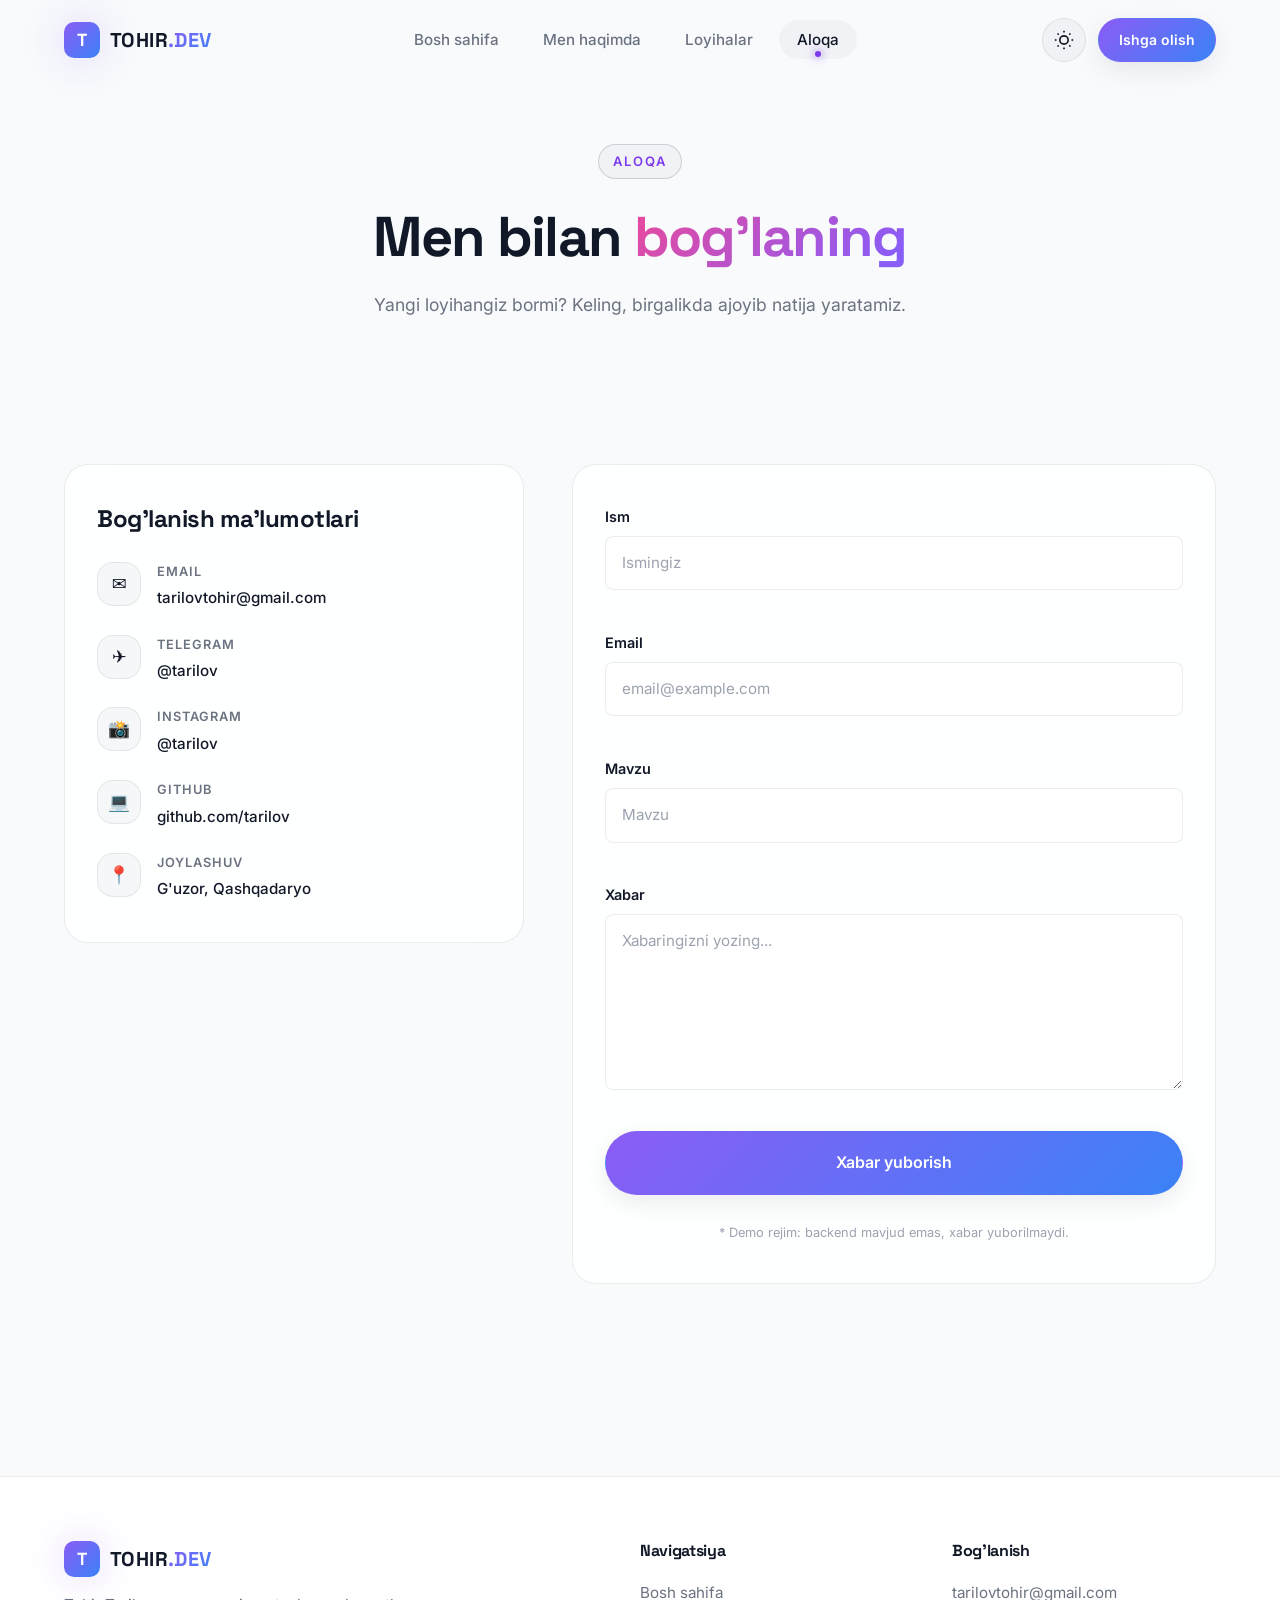
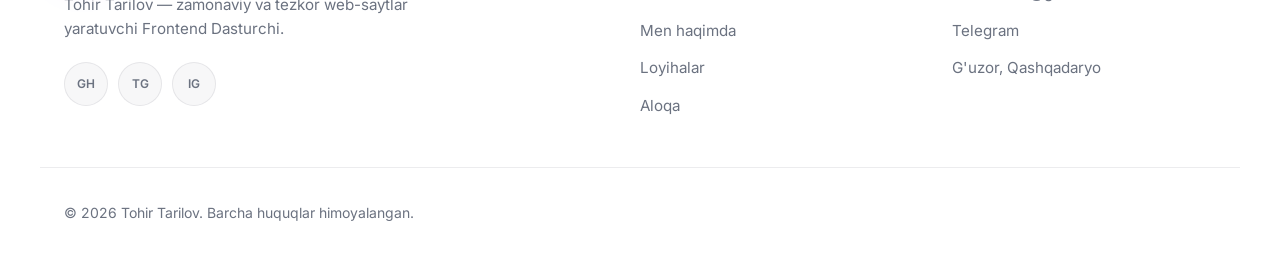
<file: MY-SITE/contact.html>
<!DOCTYPE html>
<html lang="uz" data-theme="dark">
<head>
  <meta charset="UTF-8" />
  <meta name="viewport" content="width=device-width, initial-scale=1.0" />
  <title>Aloqa — Tohir Tarilov</title>
  <meta name="description" content="Tohir Tarilov bilan bog'lanish: email, Telegram, Instagram va GitHub." />
  <meta name="author" content="Tohir Tarilov" />

  <!-- Favicon -->
  <link rel="icon" type="image/svg+xml" href="[data-uri]" />

  <link rel="preconnect" href="https://fonts.googleapis.com" />
  <link href="https://fonts.googleapis.com/css2?family=Inter:wght@300;400;500;600;700;800;900&family=Space+Grotesk:wght@400;500;600;700&display=swap" rel="stylesheet" />
  
  <link rel="stylesheet" href="css/style.css" />
  <link rel="stylesheet" href="css/pages.css" />
  <link rel="stylesheet" href="css/animations.css" />
  <link rel="stylesheet" href="css/responsive.css" />
</head>
<body>

  <div class="loader" id="loader"><div class="loader__content"><div class="loader__logo">TT<span>.DEV</span></div><div class="loader__bar"><span></span></div></div></div>
  <div class="scroll-progress" id="scrollProgress"></div>

  <header class="header" id="header">
    <div class="container header__inner">
      <a href="index.html" class="logo"><span class="logo__mark">T</span><span class="logo__text">TOHIR<span>.DEV</span></span></a>
      <nav class="nav" id="nav" aria-label="Asosiy navigatsiya">
        <ul class="nav__list">
          <li><a href="index.html" class="nav__link">Bosh sahifa</a></li>
          <li><a href="about.html" class="nav__link">Men haqimda</a></li>
          <li><a href="projects.html" class="nav__link">Loyihalar</a></li>
          <li><a href="contact.html" class="nav__link active">Aloqa</a></li>
        </ul>
      </nav>
      <div class="header__actions">
        <button class="theme-toggle" id="themeToggle" aria-label="Rejimni almashtirish">
          <svg class="icon-sun" viewBox="0 0 24 24" width="20" height="20" fill="none" stroke="currentColor" stroke-width="2"><circle cx="12" cy="12" r="5"/><line x1="12" y1="1" x2="12" y2="3"/><line x1="12" y1="21" x2="12" y2="23"/><line x1="4.22" y1="4.22" x2="5.64" y2="5.64"/><line x1="18.36" y1="18.36" x2="19.78" y2="19.78"/><line x1="1" y1="12" x2="3" y2="12"/><line x1="21" y1="12" x2="23" y2="12"/><line x1="4.22" y1="19.78" x2="5.64" y2="18.36"/><line x1="18.36" y1="5.64" x2="19.78" y2="4.22"/></svg>
          <svg class="icon-moon" viewBox="0 0 24 24" width="20" height="20" fill="none" stroke="currentColor" stroke-width="2"><path d="M21 12.79A9 9 0 1 1 11.21 3 7 7 0 0 0 21 12.79z"/></svg>
        </button>
        <a href="contact.html" class="btn btn--primary btn--sm header__hire">Ishga olish</a>
        <button class="hamburger" id="hamburger" aria-label="Menyuni ochish" aria-expanded="false"><span></span><span></span><span></span></button>
      </div>
    </div>
  </header>

  <div class="mobile-menu" id="mobileMenu" aria-hidden="true">
    <ul class="mobile-menu__list">
      <li><a href="index.html" class="mobile-menu__link">Bosh sahifa</a></li>
      <li><a href="about.html" class="mobile-menu__link">Men haqimda</a></li>
      <li><a href="projects.html" class="mobile-menu__link">Loyihalar</a></li>
      <li><a href="contact.html" class="mobile-menu__link">Aloqa</a></li>
      <li><a href="contact.html" class="btn btn--primary mobile-menu__cta">Ishga olish</a></li>
    </ul>
  </div>

  <main>
    <section class="page-hero page-hero--center">
      <div class="container">
        <div class="page-hero__text reveal">
          <span class="section__eyebrow">Aloqa</span>
          <h1 class="page-hero__title">Men bilan <span class="gradient-text">bog'laning</span></h1>
          <p class="page-hero__desc">Yangi loyihangiz bormi? Keling, birgalikda ajoyib natija yaratamiz.</p>
        </div>
      </div>
    </section>

    <section class="section">
      <div class="container contact-grid">
        <aside class="contact-info reveal">
          <h2 class="contact-info__title">Bog'lanish ma'lumotlari</h2>
          <ul class="contact-info__list">
            <li>
              <div class="contact-info__icon">✉️</div>
              <div><span>Email</span><a href="mailto:tarilovtohir@gmail.com">tarilovtohir@gmail.com</a></div>
            </li>
            <li>
              <div class="contact-info__icon">✈️</div>
              <div><span>Telegram</span><a href="https://t.me" target="_blank" rel="noopener">@tarilov</a></div>
            </li>
            <li>
              <div class="contact-info__icon">📸</div>
              <div><span>Instagram</span><a href="https://instagram.com" target="_blank" rel="noopener">@tarilov</a></div>
            </li>
            <li>
              <div class="contact-info__icon">💻</div>
              <div><span>GitHub</span><a href="https://github.com" target="_blank" rel="noopener">github.com/tarilov</a></div>
            </li>
            <li>
              <div class="contact-info__icon">📍</div>
              <div><span>Joylashuv</span><p>G'uzor, Qashqadaryo</p></div>
            </li>
          </ul>
        </aside>

        <div class="contact-form-wrap reveal">
          <form class="contact-form" id="contactForm" novalidate>
            <div class="form-group">
              <label for="name">Ism</label>
              <input type="text" id="name" name="name" placeholder="Ismingiz" />
              <small class="form-error" data-error-for="name"></small>
            </div>
            <div class="form-group">
              <label for="email">Email</label>
              <input type="email" id="email" name="email" placeholder="email@example.com" />
              <small class="form-error" data-error-for="email"></small>
            </div>
            <div class="form-group">
              <label for="subject">Mavzu</label>
              <input type="text" id="subject" name="subject" placeholder="Mavzu" />
              <small class="form-error" data-error-for="subject"></small>
            </div>
            <div class="form-group">
              <label for="message">Xabar</label>
              <textarea id="message" name="message" rows="6" placeholder="Xabaringizni yozing..."></textarea>
              <small class="form-error" data-error-for="message"></small>
            </div>
            <button type="submit" class="btn btn--primary btn--lg btn--block">Xabar yuborish</button>
            <p class="form-note">* Demo rejim: backend mavjud emas, xabar yuborilmaydi.</p>
          </form>
        </div>
      </div>
    </section>
  </main>

  <footer class="footer">
    <div class="container footer__grid">
      <div class="footer__brand">
        <a href="index.html" class="logo"><span class="logo__mark">T</span><span class="logo__text">TOHIR<span>.DEV</span></span></a>
        <p class="footer__bio">Tohir Tarilov — zamonaviy va tezkor web-saytlar yaratuvchi Frontend Dasturchi.</p>
        <div class="footer__socials">
          <a href="https://github.com" target="_blank" rel="noopener" class="social-btn">GH</a>
          <a href="https://t.me" target="_blank" rel="noopener" class="social-btn">TG</a>
          <a href="https://instagram.com" target="_blank" rel="noopener" class="social-btn">IG</a>
        </div>
      </div>
      <div class="footer__col">
        <h4>Navigatsiya</h4>
        <ul><li><a href="index.html">Bosh sahifa</a></li><li><a href="about.html">Men haqimda</a></li><li><a href="projects.html">Loyihalar</a></li><li><a href="contact.html">Aloqa</a></li></ul>
      </div>
      <div class="footer__col">
        <h4>Bog'lanish</h4>
        <ul><li><a href="mailto:tarilovtohir@gmail.com">tarilovtohir@gmail.com</a></li><li><a href="https://t.me" target="_blank" rel="noopener">Telegram</a></li><li><span>G'uzor, Qashqadaryo</span></li></ul>
      </div>
    </div>
    <div class="container footer__bottom">
      <p>© <span id="year"></span> Tohir Tarilov. Barcha huquqlar himoyalangan.</p>
      <button class="back-to-top" id="backToTop" aria-label="Yuqoriga"><svg viewBox="0 0 24 24" width="20" height="20" fill="none" stroke="currentColor" stroke-width="2"><polyline points="18 15 12 9 6 15"/></svg></button>
    </div>
  </footer>

  <div class="toast-container" id="toastContainer"></div>

  <!-- JS fayllar -->
  <script src="js/theme.js"></script>
  <script src="js/main.js"></script>
  <script src="js/animations.js"></script>
  <script src="js/contact.js"></script>
</body>
</html>
</file>
<file: MY-SITE/css/style.css>
/* ============================================================
   MY SITE — GLOBAL STYLE
   CSS Variables, Reset, Header, Footer, Buttons, Toast, Loader
   ============================================================ */

/* ---------- 1. CSS VARIABLES ---------- */
:root {
  /* Dark mode (default) */
  --bg-primary: #0B0D17;
  --bg-secondary: #121525;
  --bg-card: rgba(18, 21, 37, 0.6);
  --bg-glass: rgba(255, 255, 255, 0.04);
  --border: rgba(255, 255, 255, 0.08);
  --border-strong: rgba(255, 255, 255, 0.16);

  --primary: #8B5CF6;
  --primary-dark: #7C3AED;
  --secondary: #3B82F6;
  --accent: #EC4899;

  --text: #FFFFFF;
  --text-muted: #9CA3AF;
  --text-dim: #6B7280;

  --gradient: linear-gradient(135deg, #8B5CF6 0%, #3B82F6 100%);
  --gradient-2: linear-gradient(135deg, #EC4899 0%, #8B5CF6 50%, #3B82F6 100%);

  --shadow-sm: 0 2px 8px rgba(0, 0, 0, 0.2);
  --shadow-md: 0 8px 24px rgba(0, 0, 0, 0.3);
  --shadow-lg: 0 20px 60px rgba(0, 0, 0, 0.4);
  --shadow-glow: 0 0 40px rgba(139, 92, 246, 0.35);

  --radius-sm: 8px;
  --radius-md: 16px;
  --radius-lg: 24px;
  --radius-full: 999px;

  --transition: 0.3s cubic-bezier(0.4, 0, 0.2, 1);
  --transition-slow: 0.6s cubic-bezier(0.4, 0, 0.2, 1);

  --container: 1200px;
  --header-h: 80px;

  --font-body: 'Inter', system-ui, -apple-system, sans-serif;
  --font-display: 'Space Grotesk', 'Inter', sans-serif;
}

/* Light mode */
[data-theme="light"] {
  --bg-primary: #F8FAFC;
  --bg-secondary: #FFFFFF;
  --bg-card: rgba(255, 255, 255, 0.85);
  --bg-glass: rgba(15, 23, 42, 0.03);
  --border: rgba(15, 23, 42, 0.08);
  --border-strong: rgba(15, 23, 42, 0.16);

  --primary: #7C3AED;
  --primary-dark: #6D28D9;
  --secondary: #2563EB;

  --text: #111827;
  --text-muted: #6B7280;
  --text-dim: #9CA3AF;

  --shadow-sm: 0 2px 8px rgba(15, 23, 42, 0.06);
  --shadow-md: 0 8px 24px rgba(15, 23, 42, 0.08);
  --shadow-lg: 0 20px 60px rgba(15, 23, 42, 0.12);
  --shadow-glow: 0 0 40px rgba(124, 58, 237, 0.2);
}

/* ---------- 2. RESET ---------- */
*,
*::before,
*::after {
  box-sizing: border-box;
  margin: 0;
  padding: 0;
}

html {
  scroll-behavior: smooth;
  -webkit-text-size-adjust: 100%;
}

body {
  font-family: var(--font-body);
  background: var(--bg-primary);
  color: var(--text);
  line-height: 1.6;
  font-size: 16px;
  overflow-x: hidden;
  min-height: 100vh;
  transition: background var(--transition), color var(--transition);
  -webkit-font-smoothing: antialiased;
  -moz-osx-font-smoothing: grayscale;
}

body.no-scroll { overflow: hidden; }

img, svg, video { max-width: 100%; display: block; height: auto; }

a {
  color: inherit;
  text-decoration: none;
  transition: color var(--transition);
}

button {
  font: inherit;
  color: inherit;
  background: none;
  border: none;
  cursor: pointer;
}

input, textarea, select { font: inherit; color: inherit; }

ul, ol { list-style: none; }

h1, h2, h3, h4, h5, h6 {
  font-family: var(--font-display);
  font-weight: 700;
  line-height: 1.2;
  letter-spacing: -0.02em;
}

::selection {
  background: var(--primary);
  color: #fff;
}

/* ---------- 3. CUSTOM SCROLLBAR ---------- */
::-webkit-scrollbar { width: 10px; height: 10px; }
::-webkit-scrollbar-track { background: var(--bg-secondary); }
::-webkit-scrollbar-thumb {
  background: var(--gradient);
  border-radius: var(--radius-full);
  border: 2px solid var(--bg-secondary);
}
::-webkit-scrollbar-thumb:hover { background: var(--primary); }

* { scrollbar-width: thin; scrollbar-color: var(--primary) var(--bg-secondary); }

/* ---------- 4. LAYOUT ---------- */
.container {
  width: 100%;
  max-width: var(--container);
  margin: 0 auto;
  padding: 0 24px;
}

main { padding-top: var(--header-h); }

.section { padding: 96px 0; position: relative; }

.section__head {
  text-align: center;
  margin-bottom: 64px;
}

.section__eyebrow {
  display: inline-block;
  font-size: 13px;
  font-weight: 600;
  letter-spacing: 0.15em;
  text-transform: uppercase;
  color: var(--primary);
  margin-bottom: 12px;
  padding: 6px 14px;
  border: 1px solid var(--border-strong);
  border-radius: var(--radius-full);
  background: var(--bg-glass);
}

.section__title {
  font-size: clamp(1.75rem, 4vw, 3rem);
  font-weight: 800;
  letter-spacing: -0.03em;
}

.section__cta { text-align: center; margin-top: 48px; }

/* ---------- 5. GRADIENT TEXT ---------- */
.gradient-text {
  background: var(--gradient-2);
  -webkit-background-clip: text;
  background-clip: text;
  -webkit-text-fill-color: transparent;
  color: transparent;
  background-size: 200% auto;
  animation: gradientShift 6s ease infinite;
}

@keyframes gradientShift {
  0%, 100% { background-position: 0% center; }
  50% { background-position: 100% center; }
}

/* ---------- 6. LOADER ---------- */
.loader {
  position: fixed;
  inset: 0;
  z-index: 9999;
  background: var(--bg-primary);
  display: flex;
  align-items: center;
  justify-content: center;
  transition: opacity 0.5s ease, visibility 0.5s ease;
}

.loader.hidden { opacity: 0; visibility: hidden; }

.loader__content { text-align: center; }

.loader__logo {
  font-family: var(--font-display);
  font-size: 2rem;
  font-weight: 800;
  letter-spacing: 0.05em;
  color: var(--text);
  margin-bottom: 24px;
}

.loader__logo span {
  background: var(--gradient);
  -webkit-background-clip: text;
  background-clip: text;
  -webkit-text-fill-color: transparent;
}

.loader__bar {
  width: 200px;
  height: 3px;
  background: var(--bg-secondary);
  border-radius: var(--radius-full);
  overflow: hidden;
  margin: 0 auto;
}

.loader__bar span {
  display: block;
  height: 100%;
  width: 40%;
  background: var(--gradient);
  border-radius: var(--radius-full);
  animation: loaderBar 1.2s ease-in-out infinite;
}

@keyframes loaderBar {
  0% { transform: translateX(-100%); }
  100% { transform: translateX(350%); }
}

/* ---------- 7. SCROLL PROGRESS ---------- */
.scroll-progress {
  position: fixed;
  top: 0;
  left: 0;
  height: 3px;
  width: 0;
  background: var(--gradient);
  z-index: 1000;
  transition: width 0.1s linear;
  box-shadow: 0 0 10px rgba(139, 92, 246, 0.6);
}

/* ---------- 8. HEADER ---------- */
.header {
  position: fixed;
  top: 0;
  left: 0;
  right: 0;
  height: var(--header-h);
  z-index: 900;
  background: transparent;
  transition: background var(--transition), box-shadow var(--transition), backdrop-filter var(--transition);
}

.header.scrolled {
  background: var(--bg-card);
  backdrop-filter: blur(20px);
  -webkit-backdrop-filter: blur(20px);
  box-shadow: var(--shadow-md);
  border-bottom: 1px solid var(--border);
}

.header__inner {
  height: 100%;
  display: flex;
  align-items: center;
  justify-content: space-between;
  gap: 32px;
}

/* Logo */
.logo {
  display: flex;
  align-items: center;
  gap: 10px;
  font-family: var(--font-display);
  font-weight: 800;
  font-size: 1.25rem;
  letter-spacing: 0.02em;
  flex-shrink: 0;
}

.logo__mark {
  width: 36px;
  height: 36px;
  display: grid;
  place-items: center;
  background: var(--gradient);
  border-radius: 10px;
  color: #fff;
  font-size: 1.1rem;
  box-shadow: var(--shadow-glow);
}

.logo__text span {
  background: var(--gradient);
  -webkit-background-clip: text;
  background-clip: text;
  -webkit-text-fill-color: transparent;
}

/* Nav */
.nav__list {
  display: flex;
  align-items: center;
  gap: 8px;
}

.nav__link {
  position: relative;
  padding: 10px 18px;
  font-size: 0.95rem;
  font-weight: 500;
  color: var(--text-muted);
  border-radius: var(--radius-full);
  transition: color var(--transition), background var(--transition);
}

.nav__link:hover { color: var(--text); background: var(--bg-glass); }

.nav__link.active {
  color: var(--text);
  background: var(--bg-glass);
}

.nav__link.active::after {
  content: '';
  position: absolute;
  bottom: 2px;
  left: 50%;
  transform: translateX(-50%);
  width: 6px;
  height: 6px;
  border-radius: 50%;
  background: var(--primary);
  box-shadow: 0 0 10px var(--primary);
}

/* Header actions */
.header__actions {
  display: flex;
  align-items: center;
  gap: 12px;
  flex-shrink: 0;
}

.theme-toggle {
  width: 44px;
  height: 44px;
  display: grid;
  place-items: center;
  border-radius: 50%;
  background: var(--bg-glass);
  border: 1px solid var(--border);
  color: var(--text);
  transition: all var(--transition);
  position: relative;
}

.theme-toggle:hover {
  background: var(--bg-secondary);
  border-color: var(--primary);
  transform: rotate(15deg);
}

.theme-toggle .icon-sun,
.theme-toggle .icon-moon {
  position: absolute;
  transition: opacity var(--transition), transform var(--transition);
}

[data-theme="dark"] .icon-sun { opacity: 0; transform: rotate(90deg) scale(0); }
[data-theme="dark"] .icon-moon { opacity: 1; transform: rotate(0) scale(1); }
[data-theme="light"] .icon-sun { opacity: 1; transform: rotate(0) scale(1); }
[data-theme="light"] .icon-moon { opacity: 0; transform: rotate(-90deg) scale(0); }

/* Hamburger */
.hamburger {
  display: none;
  width: 44px;
  height: 44px;
  flex-direction: column;
  align-items: center;
  justify-content: center;
  gap: 5px;
  border-radius: var(--radius-sm);
  background: var(--bg-glass);
  border: 1px solid var(--border);
}

.hamburger span {
  display: block;
  width: 22px;
  height: 2px;
  background: var(--text);
  border-radius: 2px;
  transition: transform var(--transition), opacity var(--transition);
}

.hamburger.active span:nth-child(1) { transform: translateY(7px) rotate(45deg); }
.hamburger.active span:nth-child(2) { opacity: 0; }
.hamburger.active span:nth-child(3) { transform: translateY(-7px) rotate(-45deg); }

/* ---------- 9. MOBILE MENU ---------- */
.mobile-menu {
  position: fixed;
  inset: var(--header-h) 0 0 0;
  background: var(--bg-primary);
  z-index: 850;
  padding: 40px 24px;
  transform: translateX(100%);
  transition: transform var(--transition);
  overflow-y: auto;
}

.mobile-menu.open { transform: translateX(0); }

.mobile-menu__list {
  display: flex;
  flex-direction: column;
  gap: 8px;
}

.mobile-menu__link {
  display: block;
  padding: 18px 20px;
  font-size: 1.25rem;
  font-weight: 600;
  color: var(--text);
  border-radius: var(--radius-md);
  border: 1px solid transparent;
  transition: all var(--transition);
}

.mobile-menu__link:hover,
.mobile-menu__link:focus-visible {
  background: var(--bg-glass);
  border-color: var(--border);
  padding-left: 28px;
}

.mobile-menu__cta {
  margin-top: 20px;
  text-align: center;
  display: block;
}

/* ---------- 10. BUTTONS ---------- */
.btn {
  display: inline-flex;
  align-items: center;
  justify-content: center;
  gap: 8px;
  padding: 14px 28px;
  font-family: var(--font-body);
  font-size: 0.95rem;
  font-weight: 600;
  border-radius: var(--radius-full);
  border: 1px solid transparent;
  cursor: pointer;
  transition: all var(--transition);
  position: relative;
  overflow: hidden;
  white-space: nowrap;
  text-align: center;
}

.btn--sm { padding: 10px 20px; font-size: 0.875rem; }
.btn--lg { padding: 18px 40px; font-size: 1rem; }
.btn--block { width: 100%; }

.btn--primary {
  background: var(--gradient);
  color: #fff;
  box-shadow: var(--shadow-md);
}

.btn--primary:hover {
  transform: translateY(-2px);
  box-shadow: var(--shadow-lg), var(--shadow-glow);
}

.btn--primary:active { transform: translateY(0); }

.btn--outline {
  background: transparent;
  color: var(--text);
  border-color: var(--border-strong);
}

.btn--outline:hover {
  background: var(--bg-glass);
  border-color: var(--primary);
  color: var(--primary);
  transform: translateY(-2px);
}

.btn:focus-visible {
  outline: 2px solid var(--primary);
  outline-offset: 3px;
}

/* Ripple effect */
.btn::before {
  content: '';
  position: absolute;
  inset: 0;
  background: radial-gradient(circle at center, rgba(255, 255, 255, 0.4) 0%, transparent 70%);
  opacity: 0;
  transition: opacity var(--transition);
}

.btn:hover::before { opacity: 1; }

/* ---------- 11. SOCIAL BUTTON ---------- */
.social-btn {
  width: 44px;
  height: 44px;
  display: grid;
  place-items: center;
  border-radius: 50%;
  background: var(--bg-glass);
  border: 1px solid var(--border);
  color: var(--text-muted);
  font-weight: 600;
  font-size: 0.75rem;
  transition: all var(--transition);
}

.social-btn:hover {
  background: var(--gradient);
  border-color: transparent;
  color: #fff;
  transform: translateY(-3px) scale(1.05);
  box-shadow: var(--shadow-glow);
}

/* ---------- 12. FOOTER ---------- */
.footer {
  background: var(--bg-secondary);
  border-top: 1px solid var(--border);
  padding: 64px 0 24px;
  margin-top: 96px;
}

.footer__grid {
  display: grid;
  grid-template-columns: 2fr 1fr 1fr;
  gap: 48px;
  margin-bottom: 48px;
}

.footer__brand .logo { margin-bottom: 16px; }

.footer__bio {
  color: var(--text-muted);
  font-size: 0.95rem;
  max-width: 360px;
  margin-bottom: 20px;
}

.footer__socials { display: flex; gap: 10px; }

.footer__col h4 {
  font-size: 1rem;
  font-weight: 700;
  margin-bottom: 20px;
  color: var(--text);
}

.footer__col ul {
  display: flex;
  flex-direction: column;
  gap: 12px;
}

.footer__col a,
.footer__col span {
  color: var(--text-muted);
  font-size: 0.95rem;
  transition: color var(--transition);
}

.footer__col a:hover { color: var(--primary); }

.footer__bottom {
  display: flex;
  align-items: center;
  justify-content: space-between;
  gap: 16px;
  padding-top: 24px;
  border-top: 1px solid var(--border);
  color: var(--text-muted);
  font-size: 0.875rem;
}

.back-to-top {
  width: 44px;
  height: 44px;
  display: grid;
  place-items: center;
  border-radius: 50%;
  background: var(--bg-glass);
  border: 1px solid var(--border);
  color: var(--text);
  transition: all var(--transition);
  opacity: 0;
  visibility: hidden;
  transform: translateY(10px);
}

.back-to-top.visible {
  opacity: 1;
  visibility: visible;
  transform: translateY(0);
}

.back-to-top:hover {
  background: var(--gradient);
  border-color: transparent;
  transform: translateY(-3px);
  box-shadow: var(--shadow-glow);
}

/* ---------- 13. TOAST NOTIFICATIONS ---------- */
.toast-container {
  position: fixed;
  top: calc(var(--header-h) + 16px);
  right: 24px;
  z-index: 1500;
  display: flex;
  flex-direction: column;
  gap: 12px;
  max-width: 380px;
  width: calc(100% - 48px);
  pointer-events: none;
}

.toast {
  display: flex;
  align-items: flex-start;
  gap: 12px;
  padding: 16px 18px;
  background: var(--bg-secondary);
  border: 1px solid var(--border);
  border-left: 4px solid var(--primary);
  border-radius: var(--radius-md);
  box-shadow: var(--shadow-lg);
  backdrop-filter: blur(20px);
  transform: translateX(120%);
  opacity: 0;
  transition: transform 0.4s cubic-bezier(0.4, 0, 0.2, 1), opacity 0.4s;
  pointer-events: auto;
  color: var(--text);
  font-size: 0.9rem;
}

.toast.show { transform: translateX(0); opacity: 1; }

.toast--success { border-left-color: #10B981; }
.toast--error { border-left-color: #EF4444; }
.toast--info { border-left-color: var(--secondary); }

.toast__icon {
  flex-shrink: 0;
  width: 24px;
  height: 24px;
  display: grid;
  place-items: center;
  border-radius: 50%;
  font-size: 0.75rem;
  font-weight: 700;
  color: #fff;
}

.toast--success .toast__icon { background: #10B981; }
.toast--error .toast__icon { background: #EF4444; }
.toast--info .toast__icon { background: var(--secondary); }

.toast__content { flex: 1; }
.toast__title { font-weight: 700; margin-bottom: 2px; }
.toast__msg { color: var(--text-muted); font-size: 0.85rem; }

.toast__close {
  color: var(--text-muted);
  font-size: 1.25rem;
  line-height: 1;
  padding: 0 4px;
  transition: color var(--transition);
}
.toast__close:hover { color: var(--text); }

/* ---------- 14. UTILITIES ---------- */
.text-center { text-align: center; }
.hidden { display: none !important; }

/* ---------- 15. FOCUS ---------- */
:focus-visible {
  outline: 2px solid var(--primary);
  outline-offset: 3px;
  border-radius: 4px;
}

/* ---------- 16. REDUCED MOTION ---------- */
@media (prefers-reduced-motion: reduce) {
  *,
  *::before,
  *::after {
    animation-duration: 0.01ms !important;
    animation-iteration-count: 1 !important;
    transition-duration: 0.01ms !important;
    scroll-behavior: auto !important;
  }
}
</file>
<file: MY-SITE/css/pages.css>
/* ============================================================
   MY SITE — PAGES STYLE
   Hero, Stats, Skills, Projects, Contact, Modal
   ============================================================ */

/* ---------- 1. HERO ---------- */
.hero {
  position: relative;
  min-height: calc(100vh - var(--header-h));
  display: flex;
  align-items: center;
  padding: 64px 0 96px;
  overflow: hidden;
}

.hero__glow {
  position: absolute;
  border-radius: 50%;
  filter: blur(120px);
  opacity: 0.5;
  pointer-events: none;
  z-index: 0;
}

.hero__glow--1 {
  width: 500px;
  height: 500px;
  background: var(--primary);
  top: -100px;
  left: -150px;
  animation: floatGlow 12s ease-in-out infinite;
}

.hero__glow--2 {
  width: 400px;
  height: 400px;
  background: var(--secondary);
  bottom: -100px;
  right: -100px;
  animation: floatGlow 15s ease-in-out infinite reverse;
}

@keyframes floatGlow {
  0%, 100% { transform: translate(0, 0) scale(1); }
  50% { transform: translate(40px, -40px) scale(1.1); }
}

.hero__floating {
  position: absolute;
  width: 60px;
  height: 60px;
  border-radius: 16px;
  background: var(--bg-glass);
  border: 1px solid var(--border);
  backdrop-filter: blur(10px);
  pointer-events: none;
  z-index: 1;
}

.hero__floating--1 {
  top: 20%;
  right: 15%;
  animation: floatY 6s ease-in-out infinite;
}

.hero__floating--2 {
  bottom: 25%;
  left: 10%;
  width: 40px;
  height: 40px;
  animation: floatY 8s ease-in-out infinite reverse;
}

@keyframes floatY {
  0%, 100% { transform: translateY(0) rotate(0); }
  50% { transform: translateY(-30px) rotate(15deg); }
}

.hero__inner {
  position: relative;
  z-index: 2;
  display: grid;
  grid-template-columns: 1.2fr 1fr;
  gap: 64px;
  align-items: center;
}

.hero__greet {
  font-size: 1.125rem;
  font-weight: 500;
  color: var(--primary);
  margin-bottom: 12px;
  letter-spacing: 0.05em;
}

.hero__name {
  font-size: clamp(2.5rem, 6vw, 4.5rem);
  font-weight: 800;
  line-height: 1.05;
  letter-spacing: -0.04em;
  margin-bottom: 16px;
}

.hero__role {
  font-size: clamp(1.25rem, 2.5vw, 1.75rem);
  font-weight: 600;
  color: var(--text-muted);
  margin-bottom: 24px;
  min-height: 2.2em;
}

.typing { color: var(--text); }

.typing-cursor {
  color: var(--primary);
  font-weight: 300;
  animation: blink 1s step-end infinite;
}

@keyframes blink {
  0%, 50% { opacity: 1; }
  51%, 100% { opacity: 0; }
}

.hero__desc {
  font-size: 1.125rem;
  color: var(--text-muted);
  max-width: 540px;
  margin-bottom: 36px;
  line-height: 1.7;
}

.hero__actions {
  display: flex;
  flex-wrap: wrap;
  gap: 16px;
  margin-bottom: 40px;
}

.hero__socials { display: flex; gap: 12px; }

/* Profile image */
.hero__visual { display: flex; justify-content: center; }

.hero__profile-wrap {
  position: relative;
  width: 320px;
  height: 320px;
  max-width: 100%;
}

.hero__profile-ring {
  position: absolute;
  inset: -20px;
  border-radius: 50%;
  background: conic-gradient(from 0deg, var(--primary), var(--secondary), var(--accent), var(--primary));
  animation: rotate 8s linear infinite;
  filter: blur(8px);
  opacity: 0.7;
}

@keyframes rotate {
  to { transform: rotate(360deg); }
}

.hero__profile {
  position: relative;
  width: 100%;
  height: 100%;
  border-radius: 50%;
  overflow: hidden;
  border: 4px solid var(--bg-primary);
  box-shadow: var(--shadow-lg);
  z-index: 1;
}

.hero__profile img {
  width: 100%;
  height: 100%;
  object-fit: cover;
  transition: transform var(--transition-slow);
}

.hero__profile:hover img { transform: scale(1.08); }

/* ---------- 2. STATS ---------- */
.stats { padding: 48px 0; position: relative; }

.stats__grid {
  display: grid;
  grid-template-columns: repeat(4, 1fr);
  gap: 24px;
  padding: 48px 32px;
  background: var(--bg-card);
  border: 1px solid var(--border);
  border-radius: var(--radius-lg);
  backdrop-filter: blur(20px);
  box-shadow: var(--shadow-md);
}

.stat { text-align: center; }

.stat__num {
  display: block;
  font-family: var(--font-display);
  font-size: clamp(2rem, 4vw, 3rem);
  font-weight: 800;
  background: var(--gradient);
  -webkit-background-clip: text;
  background-clip: text;
  -webkit-text-fill-color: transparent;
  line-height: 1.1;
  margin-bottom: 8px;
}

.stat__label {
  font-size: 0.9rem;
  color: var(--text-muted);
  font-weight: 500;
}

/* ---------- 3. SKILLS PREVIEW ---------- */
.skills-preview__grid {
  display: grid;
  grid-template-columns: repeat(3, 1fr);
  gap: 20px;
}

.skill-chip {
  padding: 28px 24px;
  background: var(--bg-card);
  border: 1px solid var(--border);
  border-radius: var(--radius-md);
  text-align: center;
  font-weight: 600;
  font-size: 1.05rem;
  transition: all var(--transition);
  position: relative;
  overflow: hidden;
}

.skill-chip::before {
  content: '';
  position: absolute;
  inset: 0;
  background: var(--gradient);
  opacity: 0;
  transition: opacity var(--transition);
}

.skill-chip span { position: relative; z-index: 1; }

.skill-chip:hover {
  transform: translateY(-4px);
  border-color: var(--primary);
  box-shadow: var(--shadow-glow);
  color: #fff;
}

.skill-chip:hover::before { opacity: 1; }

/* ---------- 4. FEATURED PROJECTS ---------- */
.featured-grid {
  display: grid;
  grid-template-columns: repeat(3, 1fr);
  gap: 28px;
}

.project-card {
  background: var(--bg-card);
  border: 1px solid var(--border);
  border-radius: var(--radius-lg);
  overflow: hidden;
  transition: all var(--transition);
  display: flex;
  flex-direction: column;
}

.project-card:hover {
  transform: translateY(-6px);
  border-color: var(--primary);
  box-shadow: var(--shadow-lg), var(--shadow-glow);
}

.project-card__img {
  aspect-ratio: 16 / 10;
  overflow: hidden;
  background: var(--bg-secondary);
}

.project-card__img img {
  width: 100%;
  height: 100%;
  object-fit: cover;
  transition: transform var(--transition-slow);
}

.project-card:hover .project-card__img img { transform: scale(1.08); }

.project-card__body {
  padding: 24px;
  display: flex;
  flex-direction: column;
  gap: 12px;
  flex: 1;
}

.project-card__title {
  font-size: 1.25rem;
  font-weight: 700;
}

.project-card__desc {
  color: var(--text-muted);
  font-size: 0.95rem;
  flex: 1;
}

.project-card__tags {
  display: flex;
  flex-wrap: wrap;
  gap: 8px;
  margin: 4px 0;
}

.project-card__tags span {
  padding: 4px 10px;
  font-size: 0.75rem;
  font-weight: 600;
  color: var(--primary);
  background: rgba(139, 92, 246, 0.12);
  border: 1px solid rgba(139, 92, 246, 0.3);
  border-radius: var(--radius-full);
}

.project-card__links {
  display: flex;
  gap: 10px;
  flex-wrap: wrap;
  margin-top: 8px;
}

/* ---------- 5. ABOUT PREVIEW ---------- */
.about-preview__inner {
  display: grid;
  grid-template-columns: 1.2fr 1fr;
  gap: 64px;
  align-items: center;
}

.about-preview__text p {
  color: var(--text-muted);
  font-size: 1.05rem;
  line-height: 1.8;
  margin: 24px 0 32px;
  max-width: 560px;
}

.about-preview__card {
  padding: 40px 32px;
  background: var(--bg-card);
  border: 1px solid var(--border);
  border-radius: var(--radius-lg);
  text-align: center;
  backdrop-filter: blur(20px);
  box-shadow: var(--shadow-md);
}

.about-preview__card-icon {
  width: 64px;
  height: 64px;
  display: grid;
  place-items: center;
  margin: 0 auto 20px;
  background: var(--gradient);
  border-radius: 50%;
  font-size: 1.75rem;
  color: #fff;
  box-shadow: var(--shadow-glow);
}

.about-preview__card h3 { font-size: 1.35rem; margin-bottom: 10px; }
.about-preview__card p { color: var(--text-muted); font-size: 0.95rem; }

/* ---------- 6. CTA SECTION ---------- */
.cta-box {
  padding: 64px 32px;
  text-align: center;
  background: var(--bg-card);
  border: 1px solid var(--border);
  border-radius: var(--radius-lg);
  position: relative;
  overflow: hidden;
}

.cta-box::before {
  content: '';
  position: absolute;
  inset: 0;
  background: radial-gradient(circle at 30% 30%, rgba(139, 92, 246, 0.15), transparent 60%),
              radial-gradient(circle at 70% 70%, rgba(59, 130, 246, 0.15), transparent 60%);
  pointer-events: none;
}

.cta-box > * { position: relative; z-index: 1; }

.cta-box h2 {
  font-size: clamp(1.5rem, 3vw, 2.25rem);
  margin-bottom: 12px;
}

.cta-box p {
  color: var(--text-muted);
  font-size: 1.05rem;
  margin-bottom: 28px;
}

/* ---------- 7. PAGE HERO ---------- */
.page-hero {
  padding: 64px 0 48px;
  position: relative;
}

.page-hero--center { text-align: center; }

.page-hero__inner {
  display: grid;
  grid-template-columns: 1.3fr 1fr;
  gap: 64px;
  align-items: center;
}

.page-hero__title {
  font-size: clamp(2rem, 5vw, 3.5rem);
  font-weight: 800;
  margin: 12px 0 20px;
  letter-spacing: -0.03em;
}

.page-hero__desc {
  font-size: 1.1rem;
  color: var(--text-muted);
  max-width: 560px;
  line-height: 1.7;
}

.page-hero--center .page-hero__desc { margin: 0 auto; }

/* ---------- 8. BIOGRAPHY ---------- */
.bio-grid {
  display: grid;
  grid-template-columns: 1fr 1.5fr;
  gap: 48px;
  align-items: start;
}

.bio-info__list {
  display: flex;
  flex-direction: column;
  gap: 16px;
  padding: 32px;
  background: var(--bg-card);
  border: 1px solid var(--border);
  border-radius: var(--radius-lg);
  backdrop-filter: blur(20px);
}

.bio-info__list li {
  display: flex;
  justify-content: space-between;
  align-items: center;
  gap: 16px;
  padding-bottom: 16px;
  border-bottom: 1px solid var(--border);
}

.bio-info__list li:last-child { border-bottom: none; padding-bottom: 0; }

.bio-info__list span {
  color: var(--text-muted);
  font-size: 0.9rem;
  font-weight: 500;
}

.bio-info__list strong {
  font-weight: 600;
  text-align: right;
  font-size: 0.95rem;
}

.bio-story p {
  color: var(--text-muted);
  line-height: 1.8;
  font-size: 1.05rem;
  margin-bottom: 16px;
}

.bio-story p:last-child { margin-bottom: 0; }

/* ---------- 9. TIMELINE (Journey) ---------- */
.timeline {
  position: relative;
  max-width: 800px;
  margin: 0 auto;
  padding-left: 40px;
}

.timeline::before {
  content: '';
  position: absolute;
  left: 12px;
  top: 0;
  bottom: 0;
  width: 2px;
  background: linear-gradient(to bottom, var(--primary), var(--secondary));
}

.timeline__item {
  position: relative;
  padding-bottom: 40px;
}

.timeline__item:last-child { padding-bottom: 0; }

.timeline__dot {
  position: absolute;
  left: -34px;
  top: 6px;
  width: 14px;
  height: 14px;
  border-radius: 50%;
  background: var(--gradient);
  border: 3px solid var(--bg-primary);
  box-shadow: 0 0 0 4px rgba(139, 92, 246, 0.2);
}

.timeline__content {
  padding: 24px;
  background: var(--bg-card);
  border: 1px solid var(--border);
  border-radius: var(--radius-md);
  transition: all var(--transition);
}

.timeline__content:hover {
  border-color: var(--primary);
  transform: translateX(6px);
}

.timeline__year {
  display: inline-block;
  font-size: 0.75rem;
  font-weight: 700;
  letter-spacing: 0.1em;
  text-transform: uppercase;
  color: var(--primary);
  margin-bottom: 8px;
}

.timeline__content h3 {
  font-size: 1.15rem;
  margin-bottom: 8px;
}

.timeline__content p {
  color: var(--text-muted);
  font-size: 0.95rem;
}

/* ---------- 10. SKILL BARS ---------- */
.skills-grid {
  display: grid;
  grid-template-columns: repeat(2, 1fr);
  gap: 28px;
  max-width: 900px;
  margin: 0 auto;
}

.skill-bar { display: flex; flex-direction: column; gap: 10px; }

.skill-bar__head {
  display: flex;
  justify-content: space-between;
  font-weight: 600;
  font-size: 0.95rem;
}

.skill-bar__percent { color: var(--primary); }

.skill-bar__track {
  height: 10px;
  background: var(--bg-secondary);
  border-radius: var(--radius-full);
  overflow: hidden;
  border: 1px solid var(--border);
}

.skill-bar__fill {
  height: 100%;
  width: 0;
  background: var(--gradient);
  border-radius: var(--radius-full);
  transition: width 1.4s cubic-bezier(0.4, 0, 0.2, 1);
  box-shadow: 0 0 12px rgba(139, 92, 246, 0.5);
}

/* ---------- 11. VALUES ---------- */
.values-grid {
  display: grid;
  grid-template-columns: repeat(auto-fit, minmax(200px, 1fr));
  gap: 24px;
}

.value-card {
  padding: 32px 24px;
  background: var(--bg-card);
  border: 1px solid var(--border);
  border-radius: var(--radius-md);
  text-align: center;
  transition: all var(--transition);
}

.value-card:hover {
  transform: translateY(-6px);
  border-color: var(--primary);
  box-shadow: var(--shadow-glow);
}

.value-card__icon {
  font-size: 2rem;
  margin-bottom: 16px;
  display: block;
}

.value-card h3 {
  font-size: 1.1rem;
  margin-bottom: 8px;
}

.value-card p {
  color: var(--text-muted);
  font-size: 0.9rem;
}

/* ---------- 12. GOALS ---------- */
.goals-list {
  max-width: 800px;
  margin: 0 auto;
  display: flex;
  flex-direction: column;
  gap: 16px;
}

.goal-item {
  display: flex;
  align-items: center;
  gap: 20px;
  padding: 24px;
  background: var(--bg-card);
  border: 1px solid var(--border);
  border-radius: var(--radius-md);
  transition: all var(--transition);
}

.goal-item:hover {
  border-color: var(--primary);
  transform: translateX(6px);
}

.goal-item__num {
  font-family: var(--font-display);
  font-size: 1.5rem;
  font-weight: 800;
  background: var(--gradient);
  -webkit-background-clip: text;
  background-clip: text;
  -webkit-text-fill-color: transparent;
  flex-shrink: 0;
}

.goal-item p {
  color: var(--text-muted);
  font-size: 1rem;
}

/* ---------- 13. PROJECTS PAGE ---------- */
.projects__count {
  margin-top: 16px;
  color: var(--text-muted);
  font-size: 1rem;
}

.projects__count strong {
  color: var(--primary);
  font-weight: 700;
  font-size: 1.15rem;
}

.projects-toolbar {
  display: flex;
  align-items: center;
  justify-content: space-between;
  gap: 24px;
  margin-bottom: 40px;
  flex-wrap: wrap;
}

.filter-tabs {
  display: flex;
  gap: 8px;
  flex-wrap: wrap;
  padding: 6px;
  background: var(--bg-card);
  border: 1px solid var(--border);
  border-radius: var(--radius-full);
}

.filter-tab {
  padding: 10px 20px;
  font-size: 0.9rem;
  font-weight: 600;
  color: var(--text-muted);
  border-radius: var(--radius-full);
  transition: all var(--transition);
}

.filter-tab:hover { color: var(--text); }

.filter-tab.active {
  background: var(--gradient);
  color: #fff;
  box-shadow: var(--shadow-sm);
}

.search-box {
  position: relative;
  display: flex;
  align-items: center;
  gap: 10px;
  padding: 0 18px;
  background: var(--bg-card);
  border: 1px solid var(--border);
  border-radius: var(--radius-full);
  min-width: 260px;
  transition: border-color var(--transition);
}

.search-box:focus-within { border-color: var(--primary); }

.search-box svg { color: var(--text-muted); flex-shrink: 0; }

.search-box input {
  flex: 1;
  padding: 14px 0;
  background: transparent;
  border: none;
  outline: none;
  color: var(--text);
  font-size: 0.95rem;
}

.search-box input::placeholder { color: var(--text-dim); }

.projects-grid {
  display: grid;
  grid-template-columns: repeat(auto-fill, minmax(300px, 1fr));
  gap: 28px;
}

/* Empty state */
.empty-state {
  text-align: center;
  padding: 80px 24px;
}

.empty-state__icon {
  font-size: 3rem;
  margin-bottom: 16px;
  opacity: 0.6;
}

.empty-state h3 {
  font-size: 1.35rem;
  margin-bottom: 8px;
}

.empty-state p { color: var(--text-muted); }

/* ---------- 14. MODAL ---------- */
.modal {
  position: fixed;
  inset: 0;
  z-index: 1400;
  display: flex;
  align-items: center;
  justify-content: center;
  padding: 24px;
  opacity: 0;
  visibility: hidden;
  transition: opacity var(--transition), visibility var(--transition);
}

.modal.open { opacity: 1; visibility: visible; }

.modal__backdrop {
  position: absolute;
  inset: 0;
  background: rgba(0, 0, 0, 0.7);
  backdrop-filter: blur(8px);
}

.modal__content {
  position: relative;
  z-index: 1;
  background: var(--bg-secondary);
  border: 1px solid var(--border);
  border-radius: var(--radius-lg);
  max-width: 720px;
  width: 100%;
  max-height: 90vh;
  overflow-y: auto;
  box-shadow: var(--shadow-lg);
  transform: scale(0.92);
  transition: transform var(--transition);
}

.modal.open .modal__content { transform: scale(1); }

.modal__close {
  position: absolute;
  top: 16px;
  right: 16px;
  width: 40px;
  height: 40px;
  display: grid;
  place-items: center;
  background: var(--bg-glass);
  border: 1px solid var(--border);
  border-radius: 50%;
  color: var(--text);
  font-size: 1.5rem;
  z-index: 2;
  transition: all var(--transition);
}

.modal__close:hover {
  background: #EF4444;
  border-color: transparent;
  color: #fff;
  transform: rotate(90deg);
}

.modal__img { aspect-ratio: 16 / 9; overflow: hidden; background: var(--bg-primary); }
.modal__img img { width: 100%; height: 100%; object-fit: cover; }

.modal__body { padding: 32px; }

.modal__body h2 {
  font-size: 1.75rem;
  margin-bottom: 16px;
}

.modal__body > p {
  color: var(--text-muted);
  line-height: 1.7;
  margin-bottom: 20px;
}

.modal__links {
  display: flex;
  gap: 12px;
  margin-top: 24px;
  flex-wrap: wrap;
}

/* ---------- 15. CONTACT ---------- */
.contact-grid {
  display: grid;
  grid-template-columns: 1fr 1.4fr;
  gap: 48px;
  align-items: start;
}

.contact-info {
  padding: 40px 32px;
  background: var(--bg-card);
  border: 1px solid var(--border);
  border-radius: var(--radius-lg);
  backdrop-filter: blur(20px);
}

.contact-info__title {
  font-size: 1.5rem;
  margin-bottom: 28px;
}

.contact-info__list {
  display: flex;
  flex-direction: column;
  gap: 24px;
}

.contact-info__list li {
  display: flex;
  gap: 16px;
  align-items: flex-start;
}

.contact-info__icon {
  width: 44px;
  height: 44px;
  display: grid;
  place-items: center;
  background: var(--bg-glass);
  border: 1px solid var(--border);
  border-radius: var(--radius-md);
  font-size: 1.1rem;
  flex-shrink: 0;
}

.contact-info__list li > div:last-child {
  display: flex;
  flex-direction: column;
  gap: 4px;
}

.contact-info__list span {
  font-size: 0.8rem;
  color: var(--text-muted);
  text-transform: uppercase;
  letter-spacing: 0.08em;
  font-weight: 600;
}

.contact-info__list a,
.contact-info__list p {
  color: var(--text);
  font-weight: 500;
  font-size: 0.95rem;
  word-break: break-word;
}

.contact-info__list a:hover { color: var(--primary); }

/* Contact form */
.contact-form-wrap {
  padding: 40px 32px;
  background: var(--bg-card);
  border: 1px solid var(--border);
  border-radius: var(--radius-lg);
  backdrop-filter: blur(20px);
}

.contact-form {
  display: flex;
  flex-direction: column;
  gap: 20px;
}

.form-group {
  display: flex;
  flex-direction: column;
  gap: 8px;
}

.form-group label {
  font-size: 0.9rem;
  font-weight: 600;
  color: var(--text);
}

.form-group input,
.form-group textarea {
  padding: 14px 16px;
  background: var(--bg-secondary);
  border: 1px solid var(--border);
  border-radius: var(--radius-sm);
  color: var(--text);
  font-size: 0.95rem;
  transition: border-color var(--transition), box-shadow var(--transition);
  width: 100%;
  resize: vertical;
}

.form-group input:focus,
.form-group textarea:focus {
  outline: none;
  border-color: var(--primary);
  box-shadow: 0 0 0 3px rgba(139, 92, 246, 0.15);
}

.form-group input::placeholder,
.form-group textarea::placeholder {
  color: var(--text-dim);
}

.form-group.error input,
.form-group.error textarea {
  border-color: #EF4444;
  box-shadow: 0 0 0 3px rgba(239, 68, 68, 0.1);
}

.form-error {
  color: #EF4444;
  font-size: 0.8rem;
  min-height: 1em;
  font-weight: 500;
}

.form-note {
  color: var(--text-dim);
  font-size: 0.8rem;
  text-align: center;
  margin-top: 8px;
}
</file>
<file: MY-SITE/css/animations.css>
/* ============================================================
   MY SITE — ANIMATIONS
   Scroll reveal, keyframes, hover effects
   ============================================================ */

/* ---------- 1. SCROLL REVEAL ---------- */
.reveal {
  opacity: 0;
  transform: translateY(30px);
  transition: opacity 0.7s cubic-bezier(0.4, 0, 0.2, 1),
              transform 0.7s cubic-bezier(0.4, 0, 0.2, 1);
  will-change: opacity, transform;
}

.reveal.visible {
  opacity: 1;
  transform: translateY(0);
}

/* Stagger delay */
.reveal:nth-child(2) { transition-delay: 0.1s; }
.reveal:nth-child(3) { transition-delay: 0.2s; }
.reveal:nth-child(4) { transition-delay: 0.3s; }
.reveal:nth-child(5) { transition-delay: 0.4s; }
.reveal:nth-child(6) { transition-delay: 0.5s; }

/* ---------- 2. REVEAL VARIANTS ---------- */
.reveal--left {
  opacity: 0;
  transform: translateX(-40px);
}

.reveal--left.visible { opacity: 1; transform: translateX(0); }

.reveal--right {
  opacity: 0;
  transform: translateX(40px);
}

.reveal--right.visible { opacity: 1; transform: translateX(0); }

.reveal--scale {
  opacity: 0;
  transform: scale(0.9);
}

.reveal--scale.visible { opacity: 1; transform: scale(1); }

/* ---------- 3. HERO ENTRANCE ---------- */
@keyframes fadeInUp {
  from { opacity: 0; transform: translateY(40px); }
  to { opacity: 1; transform: translateY(0); }
}

@keyframes fadeIn {
  from { opacity: 0; }
  to { opacity: 1; }
}

.hero__content > * {
  animation: fadeInUp 0.8s cubic-bezier(0.4, 0, 0.2, 1) backwards;
}

.hero__content > *:nth-child(1) { animation-delay: 0.1s; }
.hero__content > *:nth-child(2) { animation-delay: 0.2s; }
.hero__content > *:nth-child(3) { animation-delay: 0.3s; }
.hero__content > *:nth-child(4) { animation-delay: 0.4s; }
.hero__content > *:nth-child(5) { animation-delay: 0.5s; }
.hero__content > *:nth-child(6) { animation-delay: 0.6s; }

.hero__visual {
  animation: fadeIn 1.2s ease 0.4s backwards;
}

/* ---------- 4. FLOAT ---------- */
@keyframes float {
  0%, 100% { transform: translateY(0); }
  50% { transform: translateY(-16px); }
}

.float { animation: float 5s ease-in-out infinite; }

/* ---------- 5. PULSE ---------- */
@keyframes pulse {
  0%, 100% { transform: scale(1); opacity: 1; }
  50% { transform: scale(1.06); opacity: 0.85; }
}

.pulse { animation: pulse 2.5s ease-in-out infinite; }

/* ---------- 6. SHAKE (form error) ---------- */
@keyframes shake {
  0%, 100% { transform: translateX(0); }
  25% { transform: translateX(-6px); }
  75% { transform: translateX(6px); }
}

.shake { animation: shake 0.4s ease; }

/* ---------- 7. SPIN ---------- */
@keyframes spin {
  to { transform: rotate(360deg); }
}

.spin { animation: spin 1s linear infinite; }

/* ---------- 8. FADE IN ---------- */
@keyframes fadeInSimple {
  from { opacity: 0; }
  to { opacity: 1; }
}

.fade-in { animation: fadeInSimple 0.6s ease; }

/* ---------- 9. SLIDE UP ---------- */
@keyframes slideUp {
  from { opacity: 0; transform: translateY(24px); }
  to { opacity: 1; transform: translateY(0); }
}

.slide-up { animation: slideUp 0.6s cubic-bezier(0.4, 0, 0.2, 1); }

/* ---------- 10. GRADIENT BORDER GLOW ---------- */
@keyframes borderGlow {
  0%, 100% { box-shadow: 0 0 20px rgba(139, 92, 246, 0.3); }
  50% { box-shadow: 0 0 40px rgba(139, 92, 246, 0.6); }
}

.glow { animation: borderGlow 3s ease-in-out infinite; }

/* ---------- 11. HOVER LIFT ---------- */
.hover-lift {
  transition: transform var(--transition), box-shadow var(--transition);
}

.hover-lift:hover {
  transform: translateY(-4px);
  box-shadow: var(--shadow-lg);
}

/* ---------- 12. LINK UNDERLINE ---------- */
.link-underline {
  position: relative;
  display: inline-block;
}

.link-underline::after {
  content: '';
  position: absolute;
  left: 0;
  bottom: -2px;
  width: 0;
  height: 2px;
  background: var(--gradient);
  transition: width var(--transition);
}

.link-underline:hover::after { width: 100%; }

/* ---------- 13. PAGE TRANSITION ---------- */
@keyframes pageFadeIn {
  from { opacity: 0; transform: translateY(8px); }
  to { opacity: 1; transform: translateY(0); }
}

main { animation: pageFadeIn 0.5s ease; }

/* ---------- 14. PROGRESS BAR FILL ANIMATION ---------- */
@keyframes fillBar {
  from { width: 0; }
}

/* ---------- 15. LOADER FADE OUT ---------- */
@keyframes loaderFade {
  to { opacity: 0; visibility: hidden; }
}

/* ---------- 16. DECORATIVE ORB ---------- */
@keyframes orbFloat {
  0%, 100% {
    transform: translate(0, 0) scale(1);
    opacity: 0.5;
  }
  33% {
    transform: translate(30px, -20px) scale(1.1);
    opacity: 0.7;
  }
  66% {
    transform: translate(-20px, 30px) scale(0.95);
    opacity: 0.4;
  }
}

/* ---------- 17. REDUCED MOTION OVERRIDE ---------- */
@media (prefers-reduced-motion: reduce) {
  .reveal,
  .reveal--left,
  .reveal--right,
  .reveal--scale {
    opacity: 1 !important;
    transform: none !important;
  }

  .hero__content > *,
  .hero__visual,
  main {
    animation: none !important;
  }

  .float,
  .pulse,
  .glow,
  .hero__glow,
  .hero__floating,
  .hero__profile-ring {
    animation: none !important;
  }
}
</file>
<file: MY-SITE/css/responsive.css>
/* ============================================================
   MY SITE — RESPONSIVE
   Breakpoints: 1920, 1440, 1280, 1024, 900, 768, 600, 480, 425, 375, 320
   ============================================================ */

/* ---------- 1. LARGE DESKTOP (1920px+) ---------- */
@media (min-width: 1600px) {
  :root {
    --container: 1320px;
  }

  .hero__inner { gap: 96px; }
  .hero__profile-wrap { width: 380px; height: 380px; }
  .section { padding: 120px 0; }
}

/* ---------- 2. DESKTOP (1440px) ---------- */
@media (max-width: 1440px) {
  .hero__profile-wrap { width: 300px; height: 300px; }
}

/* ---------- 3. SMALL DESKTOP / LAPTOP (1280px) ---------- */
@media (max-width: 1280px) {
  .hero__inner { gap: 48px; }
  .hero__profile-wrap { width: 280px; height: 280px; }
  .about-preview__inner { gap: 48px; }
  .page-hero__inner { gap: 48px; }
}

/* ---------- 4. LAPTOP / TABLET LANDSCAPE (1024px) ---------- */
@media (max-width: 1024px) {
  :root {
    --header-h: 72px;
  }

  .container { padding: 0 20px; }
  .section { padding: 80px 0; }
  .section__head { margin-bottom: 48px; }

  /* Header */
  .nav { display: none; }
  .hamburger { display: flex; }
  .header__hire { display: none; }

  /* Hero */
  .hero { padding: 48px 0 72px; }
  .hero__inner {
    grid-template-columns: 1fr;
    gap: 48px;
    text-align: center;
  }
  .hero__desc { margin-left: auto; margin-right: auto; }
  .hero__actions { justify-content: center; }
  .hero__socials { justify-content: center; }
  .hero__profile-wrap { width: 260px; height: 260px; }
  .hero__floating { display: none; }

  /* Stats */
  .stats__grid {
    grid-template-columns: repeat(2, 1fr);
    gap: 20px;
    padding: 40px 24px;
  }

  /* Skills preview */
  .skills-preview__grid { grid-template-columns: repeat(2, 1fr); }

  /* Featured */
  .featured-grid { grid-template-columns: repeat(2, 1fr); }
  .featured-grid > :nth-child(3) { grid-column: 1 / -1; max-width: 480px; margin: 0 auto; width: 100%; }

  /* About preview */
  .about-preview__inner {
    grid-template-columns: 1fr;
    gap: 40px;
  }
  .about-preview__text { text-align: center; }
  .about-preview__text p { margin-left: auto; margin-right: auto; }

  /* Page hero */
  .page-hero__inner {
    grid-template-columns: 1fr;
    text-align: center;
    gap: 40px;
  }
  .page-hero__visual { display: flex; justify-content: center; }
  .page-hero__desc { margin-left: auto; margin-right: auto; }

  /* Biography */
  .bio-grid { grid-template-columns: 1fr; gap: 32px; }

  /* Skills grid */
  .skills-grid { grid-template-columns: 1fr; max-width: 640px; }

  /* Contact */
  .contact-grid { grid-template-columns: 1fr; gap: 32px; }

  /* Footer */
  .footer__grid { grid-template-columns: 1fr 1fr; gap: 40px; }
  .footer__brand { grid-column: 1 / -1; }
}

/* ---------- 5. TABLET (900px) ---------- */
@media (max-width: 900px) {
  .page-hero { padding: 40px 0 32px; }
  .page-hero__title { margin: 10px 0 16px; }

  .projects-toolbar {
    flex-direction: column;
    align-items: stretch;
    gap: 16px;
  }

  .filter-tabs { justify-content: center; }
  .search-box { min-width: 100%; }

  .projects-grid { grid-template-columns: repeat(2, 1fr); gap: 20px; }
}

/* ---------- 6. TABLET PORTRAIT (768px) ---------- */
@media (max-width: 768px) {
  :root {
    --header-h: 68px;
    --radius-lg: 20px;
  }

  .container { padding: 0 18px; }
  .section { padding: 64px 0; }
  .section__head { margin-bottom: 40px; }

  /* Hero */
  .hero__name { font-size: clamp(2rem, 8vw, 3rem); }
  .hero__role { font-size: 1.1rem; min-height: 2.4em; }
  .hero__desc { font-size: 1rem; }
  .hero__profile-wrap { width: 220px; height: 220px; }
  .hero__profile-ring { inset: -14px; }

  /* Stats */
  .stats { padding: 24px 0; }
  .stats__grid {
    gap: 16px;
    padding: 32px 18px;
  }
  .stat__num { font-size: 2rem; }
  .stat__label { font-size: 0.85rem; }

  /* Skills preview */
  .skills-preview__grid { grid-template-columns: 1fr 1fr; gap: 14px; }
  .skill-chip { padding: 20px 16px; font-size: 0.95rem; }

  /* Featured */
  .featured-grid { grid-template-columns: 1fr; }
  .featured-grid > :nth-child(3) { max-width: 100%; }

  /* Timeline */
  .timeline { padding-left: 32px; }
  .timeline__dot { left: -26px; width: 12px; height: 12px; }

  /* Values */
  .values-grid { grid-template-columns: repeat(2, 1fr); gap: 16px; }
  .value-card { padding: 24px 16px; }

  /* Goals */
  .goal-item { padding: 18px; gap: 14px; }
  .goal-item__num { font-size: 1.25rem; }

  /* CTA */
  .cta-box { padding: 48px 24px; }

  /* Contact */
  .contact-info, .contact-form-wrap { padding: 32px 24px; }

  /* Footer */
  .footer { padding: 48px 0 20px; margin-top: 64px; }
  .footer__grid {
    grid-template-columns: 1fr;
    gap: 32px;
    margin-bottom: 32px;
  }
  .footer__bottom {
    flex-direction: column-reverse;
    gap: 16px;
    text-align: center;
  }

  /* Modal */
  .modal { padding: 16px; }
  .modal__body { padding: 24px 20px; }
  .modal__body h2 { font-size: 1.4rem; }

  /* Toast */
  .toast-container {
    top: calc(var(--header-h) + 12px);
    right: 12px;
    left: 12px;
    width: auto;
    max-width: none;
  }
}

/* ---------- 7. MOBILE LARGE (600px) ---------- */
@media (max-width: 600px) {
  .section { padding: 56px 0; }

  /* Hero actions stack */
  .hero__actions { flex-direction: column; width: 100%; }
  .hero__actions .btn { width: 100%; }

  /* Stats -> 1 column on very small */
  .stats__grid { grid-template-columns: repeat(2, 1fr); }

  /* Projects grid */
  .projects-grid { grid-template-columns: 1fr; gap: 20px; }

  /* Filter tabs */
  .filter-tabs { width: 100%; overflow-x: auto; flex-wrap: nowrap; justify-content: flex-start; -ms-overflow-style: none; scrollbar-width: none; }
  .filter-tabs::-webkit-scrollbar { display: none; }
  .filter-tab { flex-shrink: 0; padding: 9px 16px; font-size: 0.85rem; }

  /* Values -> 1 col */
  .values-grid { grid-template-columns: 1fr; }

  /* Modal */
  .modal__content { max-height: 94vh; }
  .modal__links { flex-direction: column; }
  .modal__links .btn { width: 100%; }
}

/* ---------- 8. MOBILE (480px) ---------- */
@media (max-width: 480px) {
  :root { --header-h: 64px; }
  .container { padding: 0 16px; }
  .section { padding: 48px 0; }
  .section__title { font-size: 1.5rem; }
  .section__eyebrow { font-size: 11px; padding: 5px 12px; }

  /* Logo */
  .logo { font-size: 1.1rem; }
  .logo__mark { width: 32px; height: 32px; font-size: 1rem; }

  /* Header actions */
  .header__actions { gap: 8px; }
  .theme-toggle, .hamburger { width: 40px; height: 40px; }

  /* Hero */
  .hero__greet { font-size: 1rem; }
  .hero__name { font-size: 2rem; }
  .hero__role { font-size: 1rem; }
  .hero__desc { font-size: 0.95rem; }
  .hero__profile-wrap { width: 200px; height: 200px; }
  .hero__glow { filter: blur(80px); opacity: 0.35; }

  /* Buttons */
  .btn { padding: 12px 22px; font-size: 0.9rem; }
  .btn--lg { padding: 14px 28px; }
  .btn--sm { padding: 9px 16px; font-size: 0.82rem; }

  /* Stats */
  .stats__grid { padding: 24px 16px; gap: 16px; }
  .stat__num { font-size: 1.65rem; }
  .stat__label { font-size: 0.8rem; }

  /* Skills preview -> 1 col */
  .skills-preview__grid { grid-template-columns: 1fr; }

  /* Page hero */
  .page-hero { padding: 32px 0 24px; }
  .page-hero__title { font-size: 1.75rem; }
  .page-hero__desc { font-size: 0.95rem; }

  /* Bio info */
  .bio-info__list { padding: 24px 18px; }
  .bio-info__list li { flex-direction: column; align-items: flex-start; gap: 4px; }
  .bio-info__list strong { text-align: left; }

  /* Timeline */
  .timeline { padding-left: 28px; }
  .timeline__content { padding: 18px 16px; }
  .timeline__content h3 { font-size: 1.05rem; }

  /* Skill bars */
  .skill-bar__head { font-size: 0.85rem; }

  /* Contact */
  .contact-info, .contact-form-wrap { padding: 24px 18px; }
  .contact-info__title { font-size: 1.25rem; }

  /* Footer */
  .footer__bio { font-size: 0.9rem; }
  .footer__col h4 { font-size: 0.95rem; }

  /* Modal */
  .modal__close { top: 12px; right: 12px; width: 36px; height: 36px; }
  .modal__body { padding: 20px 16px; }
  .modal__body h2 { font-size: 1.2rem; }
  .modal__body > p { font-size: 0.9rem; }

  /* Toast */
  .toast { padding: 12px 14px; font-size: 0.85rem; }
  .toast__title { font-size: 0.9rem; }
  .toast__msg { font-size: 0.8rem; }
}

/* ---------- 9. MOBILE SMALL (425px) ---------- */
@media (max-width: 425px) {
  .hero__name { font-size: 1.85rem; }
  .hero__profile-wrap { width: 180px; height: 180px; }

  .stat__num { font-size: 1.5rem; }

  .value-card__icon { font-size: 1.6rem; }
  .value-card h3 { font-size: 1rem; }
  .value-card p { font-size: 0.85rem; }

  .goal-item p { font-size: 0.9rem; }

  .cta-box h2 { font-size: 1.35rem; }
  .cta-box p { font-size: 0.95rem; }
}

/* ---------- 10. MOBILE TINY (375px) ---------- */
@media (max-width: 375px) {
  .container { padding: 0 14px; }
  .section { padding: 40px 0; }

  .hero__name { font-size: 1.7rem; }
  .hero__role { font-size: 0.95rem; }
  .hero__desc { font-size: 0.9rem; }
  .hero__profile-wrap { width: 160px; height: 160px; }

  .stats__grid { grid-template-columns: 1fr; }

  .logo__text span { display: inline; }

  .skill-chip { padding: 16px 12px; font-size: 0.9rem; }
}

/* ---------- 11. MOBILE EXTRA SMALL (320px) ---------- */
@media (max-width: 320px) {
  .container { padding: 0 12px; }

  .hero__name { font-size: 1.5rem; }
  .hero__greet { font-size: 0.9rem; }
  .hero__role { font-size: 0.9rem; }
  .hero__desc { font-size: 0.85rem; }
  .hero__profile-wrap { width: 140px; height: 140px; }

  .btn { padding: 11px 18px; font-size: 0.85rem; }
  .btn--lg { padding: 12px 22px; }

  .section__title { font-size: 1.35rem; }

  .stat__num { font-size: 1.4rem; }

  .logo { font-size: 1rem; }
  .logo__mark { width: 28px; height: 28px; font-size: 0.9rem; }

  .theme-toggle, .hamburger { width: 36px; height: 36px; }

  .toast-container { left: 8px; right: 8px; }
}

/* ---------- 12. LANDSCAPE PHONES ---------- */
@media (max-height: 500px) and (orientation: landscape) {
  .hero { min-height: auto; padding: 32px 0; }
  .hero__inner { grid-template-columns: 1fr 1fr; text-align: left; gap: 32px; }
  .hero__desc, .hero__actions, .hero__socials { margin-left: 0; justify-content: flex-start; }
  .hero__profile-wrap { width: 200px; height: 200px; }
  .mobile-menu { padding-top: 20px; }
  .mobile-menu__link { padding: 14px 16px; font-size: 1.1rem; }
}

/* ---------- 13. PRINT ---------- */
@media print {
  .header, .footer, .loader, .scroll-progress,
  .mobile-menu, .toast-container, .back-to-top,
  .theme-toggle, .hamburger, .hero__glow, .hero__floating {
    display: none !important;
  }

  body { background: #fff; color: #000; }
  main { padding-top: 0; }
  .section { padding: 24px 0; page-break-inside: avoid; }
  a { text-decoration: underline; color: #000; }
}

/* ---------- 14. HOVER CAPABLE DEVICES ---------- */
@media (hover: none) {
  .project-card:hover,
  .skill-chip:hover,
  .value-card:hover,
  .social-btn:hover,
  .btn--primary:hover,
  .btn--outline:hover {
    transform: none;
  }
}

/* ---------- 15. HIGH CONTRAST ---------- */
@media (prefers-contrast: high) {
  :root {
    --border: rgba(255, 255, 255, 0.3);
    --text-muted: #D1D5DB;
  }
  [data-theme="light"] {
    --border: rgba(15, 23, 42, 0.3);
    --text-muted: #374151;
  }
}
</file>
